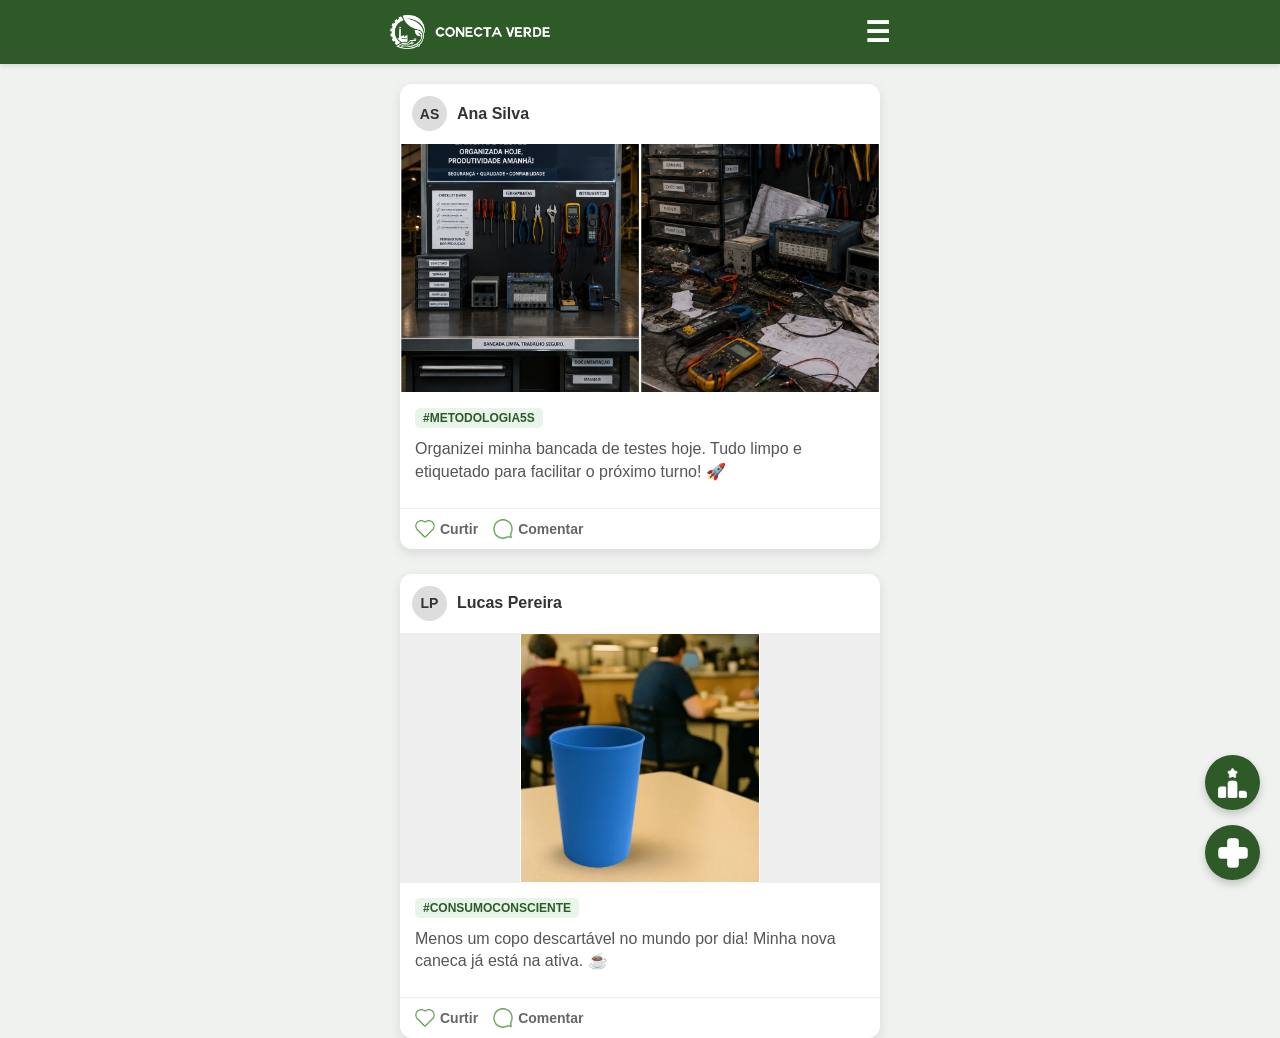
<file: index.html>
<!DOCTYPE html>
<html lang="pt-br">
<head>
    <meta charset="UTF-8">
    <meta name="viewport" content="width=device-width, initial-scale=1.0">
    <title>Conecta Verde</title>
    <link rel="shortcut icon" href="img/favicon.ico" type="image/x-icon">
    <link rel="stylesheet" href="/global.css">
    <link rel="stylesheet" href="/index.css">
</head>
<body>

<header>
    <div class="header-content">
        <img src="img/logobranca.png" alt="logo conecta verde"
            style="width:160px;">

        <button id="btn-menu">☰</button>
        <nav id="menu-lateral" class="menu-fechado">
            <a href="profile.html">Perfil</a>
            <a href="enviar.html">Nova publicação</a>
            <a href="ranking.html">Ranking</a>

        </nav>
    </div>
</header>
    <main>
        <div class="feed-container">
            
            <div class="post-card">
                <div class="post-header">
                    <div class="avatar">AS</div>
                    <span>Ana Silva</span>
                </div>
                <div class="post-image-container">
                    <img src="img/antes-bancada.png" alt="Antes">
                    <img src="img/depois-bancada.png" alt="Depois">
                </div>
                <div class="post-content">
                    <span class="tag">#Metodologia5S</span>
                    <p>Organizei minha bancada de testes hoje. Tudo limpo e etiquetado para facilitar o próximo turno! 🚀</p>
                </div>
                <div class="post-actions">
                    <button class="btn-action">
                        <img src="img/curtir.png" alt="curtir"
                        style="width: 20px;"> Curtir</button>
                    <button class="btn-action">
                        <img src="img/comentar.png" alt="comentar"
                        style="width: 20px;"> Comentar</button>
                </div>
            </div>

            <div class="post-card">
                <div class="post-header">
                    <div class="avatar">LP</div>
                    <span>Lucas Pereira</span>
                </div>
                <div class="post-image-container" style="justify-content: center;">
                    <img src="img/aderindo-caneca.webp">
                </div>
                <div class="post-content">
                    <span class="tag">#ConsumoConsciente</span>
                    <p>Menos um copo descartável no mundo por dia! Minha nova caneca já está na ativa. ☕</p>
                </div>
                <div class="post-actions">
                    <button class="btn-action">
                        <img src="img/curtir.png" alt="curtir"
                        style="width: 20px;"
                        >
                        Curtir</button>
                    <button class="btn-action">
                        <img src="img/comentar.png" alt="comentar"
                        style="width: 20px;">Comentar</button>
                </div>
            </div>

        </div>
    </main>

<a href="ranking.html" class="btn-flutuante btn-ranking">
    <img src="img/ranking.png" alt="">
</a>

<a href="enviar.html" class="btn-flutuante btn-enviar">
    <img src="img/mais.png" alt="">
</a>
<script src="main.js"></script>
</body>
</html>
</file>
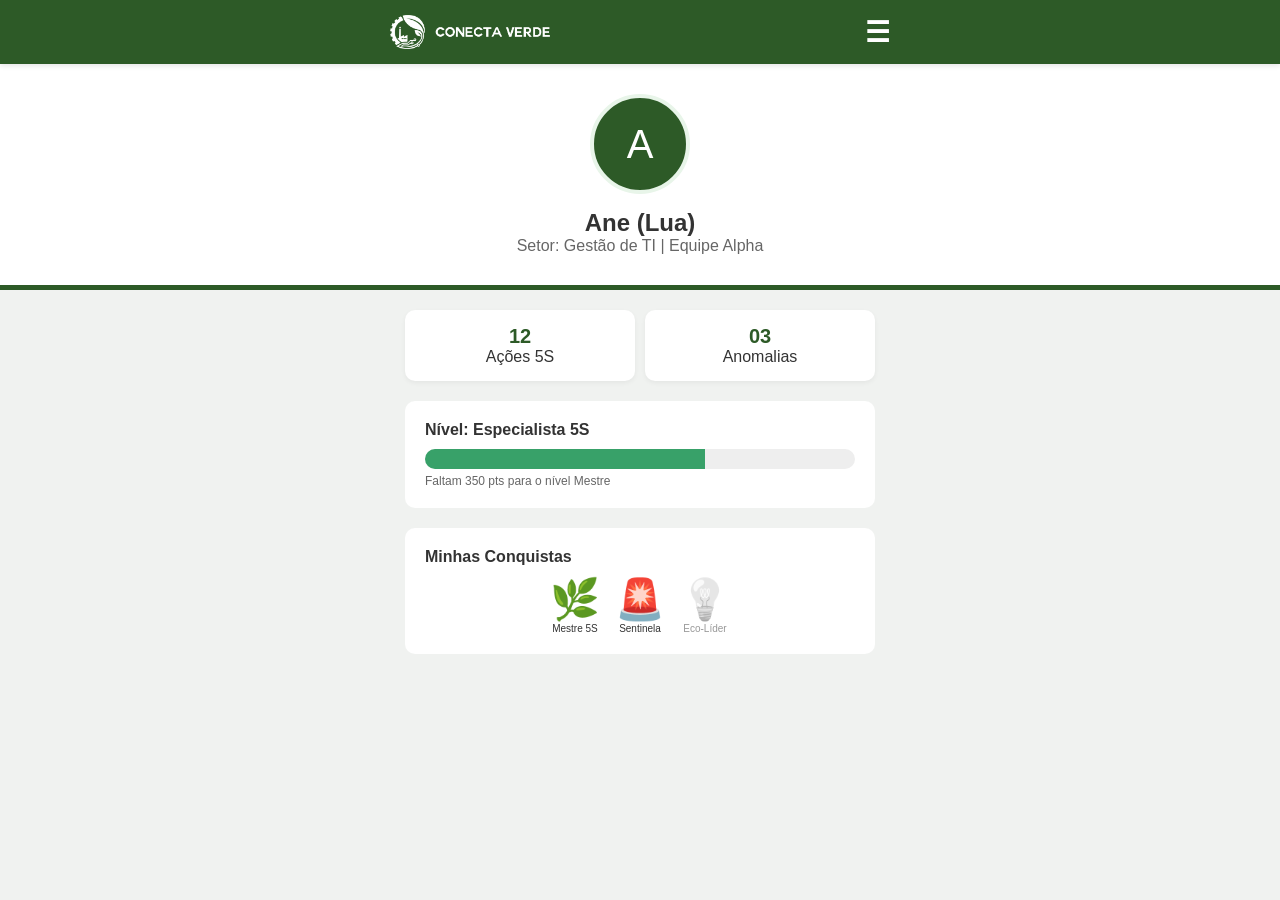
<file: profile.html>
<!DOCTYPE html>
<html lang="pt-br">
<head>
    <meta charset="UTF-8">
    <link rel="stylesheet" href="global.css">
    <title>Meu Perfil Sustentável</title>
    <link rel="shortcut icon" href="img/favicon.ico" type="image/x-icon">

    <style>
        .profile-header { text-align: center; padding: 30px 20px; background: white; border-bottom: 5px solid #2d5a27; }
        .profile-pic { width: 100px; height: 100px; background: #2d5a27; color: white; border-radius: 50%; display: flex; align-items: center; justify-content: center; font-size: 40px; margin: 0 auto 15px; border: 4px solid #e8f5e9; }
        
        .stats-grid { display: grid; grid-template-columns: 1fr 1fr; gap: 10px; margin: 20px 0; }
        .stat-box { background: white; padding: 15px; border-radius: 10px; text-align: center; box-shadow: 0 2px 5px rgba(0,0,0,0.05); }
        .stat-box span { display: block; font-size: 20px; font-weight: bold; color: #2d5a27; }
        
        .progress-container { background: white; padding: 20px; border-radius: 10px; margin-bottom: 20px; }
        .progress-bar { background: #eee; border-radius: 10px; height: 20px; overflow: hidden; margin-top: 10px; }
        .progress-fill { background: #38a169; width: 65%; height: 100%; transition: 0.5s; }
        
        .badges-section { background: white; padding: 20px; border-radius: 10px; }
        .badge-list { display: flex; gap: 15px; justify-content: center; margin-top: 10px; }
        .badge-item { filter: grayscale(100%); opacity: 0.5; transition: 0.3s; text-align: center; font-size: 10px; }
        .badge-item.earned { filter: grayscale(0%); opacity: 1; }

   

    </style>
</head>
<body>
<header>
    <div class="header-content">
        <img src="img/logobranca.png" alt="logo conecta verde"
            style="width:160px;">

        <button id="btn-menu">☰</button>
        <nav id="menu-lateral" class="menu-fechado">
            <a href="index.html">Feed</a>
            <a href="enviar.html">Nova publicação</a>
            <a href="ranking.html">Ranking</a>
        </nav>
    </div>
</header>



    <div class="profile-header">
        <div class="profile-pic">A</div>
        <h2>Ane (Lua)</h2>
        <p style="color: #666;">Setor: Gestão de TI | Equipe Alpha</p>
    </div>

    <div class="container">
        <div class="stats-grid">
            <div class="stat-box">
                <span>12</span>
                Ações 5S
            </div>
            <div class="stat-box">
                <span>03</span>
                Anomalias
            </div>
        </div>

        <div class="progress-container">
            <strong>Nível: Especialista 5S</strong>
            <div class="progress-bar">
                <div class="progress-fill"></div>
            </div>
            <p style="font-size: 12px; margin-top: 5px; color: #666;">Faltam 350 pts para o nível Mestre</p>
        </div>

        <div class="badges-section">
            <h3 style="margin-top: 0; font-size: 16px;">Minhas Conquistas</h3>
            <div class="badge-list">
                <div class="badge-item earned">
                    <span style="font-size: 40px;">🌿</span>
                    <p>Mestre 5S</p>
                </div>
                <div class="badge-item earned">
                    <span style="font-size: 40px;">🚨</span>
                    <p>Sentinela</p>
                </div>
                <div class="badge-item">
                    <span style="font-size: 40px;">💡</span>
                    <p>Eco-Líder</p>
                </div>
            </div>
        </div>


    </div>
<script src="main.js"></script>
</body>
</html>
</file>
<file: global.css>
/* ========== VARIÁVEIS CSS GLOBAIS ========== */
:root {
    --verde-escuro: #2d5a27;
    --verde-medio: #38a169;
    --verde-claro: #e8f5e9;
    --cinza-fundo: #f0f2f0;
    --branco: #ffffff;
    --preto-texto: #333333;
    --cinza-claro: #ddd;
    --cinza-borda: #eee;
}

/* ========== ESTILOS GERAIS ========== */
* {
    margin: 0;
    padding: 0;
    box-sizing: border-box;
}

body {
    font-family: 'Segoe UI', Tahoma, Geneva, Verdana, sans-serif;
    background-color: var(--cinza-fundo);
    color: var(--preto-texto);
}

html, body {
    height: 100%;
}

/* ========== HEADER ========== */
header {
    background-color: var(--verde-escuro);
    color: var(--branco);
    padding: 15px;
    text-align: center;
    box-shadow: 0 2px 5px rgba(0, 0, 0, 0.1);
    position: relative;;
    top: 0;
    z-index: 100;
}

header h1 {
    margin: 0;
    font-size: 24px;
}

.top-nav {
    max-width: 500px;
    margin: 0 auto;
    padding: 15px 15px 0;
    display: flex;
    justify-content: flex-end;
}

.top-nav a {
    display: inline-block;
    background: rgba(255, 255, 255, 0.15);
    color: white;
    padding: 8px 14px;
    border-radius: 8px;
    text-decoration: none;
    font-size: 14px;
}

.top-nav a:hover {
    background: rgba(255, 255, 255, 0.3);
}

.header-content {
    max-width: 500px;
    margin: 0 auto;
    display: flex;
    justify-content: space-between;
    align-items: center;

    position: relative;
}
/* ========== menu sanduiche ========== */
#btn-menu {
    width: auto;
    background: transparent;
    border: none;
    color: white;
    font-size: 28px;
    padding: 0;
    margin: 0;
    cursor: pointer;
}

#btn-menu:hover {
    background: transparent;
}

#btn-menu:active {
    color: #f4d03f; /* amarelo */
}


/* ========== CONTAINERS ========== */
.container {
    max-width: 500px;
    margin: 20px auto;
    padding: 0 15px;
}

.feed-container {
    max-width: 500px;
    margin: 20px auto;
    padding: 0 10px;
}

/* ========== CARDS ========== */
.card {
    background: var(--branco);
    border-radius: 12px;
    overflow: hidden;
    margin-bottom: 25px;
    box-shadow: 0 4px 12px rgba(0, 0, 0, 0.08);
}

/* ========== FORMULÁRIOS ========== */
form {
    padding: 20px;
}

label {
    display: block;
    margin-top: 15px;
    font-weight: bold;
    color: #444;
}

textarea,
input[type="file"] {
    width: 100%;
    padding: 10px;
    margin-top: 8px;
    border: 1px solid var(--cinza-claro);
    border-radius: 8px;
    font-family: inherit;
}

textarea {
    resize: vertical;
}

/* ========== BOTÕES ========== */
button {
    width: 100%;
    background: var(--verde-medio);
    color: var(--branco);
    border: none;
    padding: 12px;
    border-radius: 8px;
    font-weight: bold;
    margin-top: 20px;
    cursor: pointer;
    font-size: 16px;
    transition: background 0.3s ease;
}

button:hover {
    background: var(--verde-escuro);
}

/* ========== TAGS ========== */
.tag {
    background: var(--verde-claro);
    color: var(--verde-escuro);
    padding: 4px 8px;
    border-radius: 4px;
    font-size: 11px;
    font-weight: bold;
    text-transform: uppercase;
    display: inline-block;
}

/* ========== BOTÃO FLUTUANTE ========== */
.btn-float,
.btn-flutuante {
    position: fixed;
    bottom: 20px;
    right: 20px;
    background: var(--verde-escuro);
    color: var(--branco);
    width: 55px;
    height: 55px;
    border-radius: 50%;
    display: flex;
    align-items: center;
    justify-content: center;
    text-decoration: none;
    font-size: 24px;
    box-shadow: 0 4px 8px rgba(0, 0, 0, 0.2);
    cursor: pointer;
    transition: transform 0.3s ease;
}

.btn-float:hover,
.btn-flutuante:hover {
    transform: scale(1.1);
}

/* ========== LINKS ========== */
a {
    color: var(--verde-escuro);
    text-decoration: none;
}

a:hover {
    text-decoration: underline;
}



/* ========== cabeçalho padronizado ========== */
#btn-menu {
    width: auto;
    background: transparent;
    border: none;
    color: white;
    font-size: 28px;
    padding: 0;
    margin: 0;
}

#btn-menu:hover {
    background: transparent;
}

.menu-fechado {
    display: none;
}

.menu-aberto {
    display: flex;
    flex-direction: column;

    position: absolute;
    top: 50px;
    right: 0;

    width: 180px;
    background: white;
    border-radius: 8px;
    box-shadow: 0 4px 10px rgba(0,0,0,0.2);

    z-index: 1000;
}


.menu-aberto a {
    padding: 12px;
    color: #333;
    text-decoration: none;
    border-bottom: 1px solid #eee;
}

.menu-aberto a:last-child {
    border-bottom: none;
}

.menu-aberto a:hover {
    background: #e8f5e9;
}
</file>
<file: index.css>
/* ========== ESTILOS ESPECÍFICOS DO FEED (INDEX.HTML) ========== */

body {
    padding-bottom: 50px;
}

/* ========== POST CARDS ========== */
.post-card {
    background: var(--branco);
    border-radius: 12px;
    overflow: hidden;
    margin-bottom: 25px;
    box-shadow: 0 4px 12px rgba(0, 0, 0, 0.1);
}

header {
    background-color: #2d5a27;
}
.post-header {
    padding: 12px;
    display: flex;
    align-items: center;
    font-weight: bold;
    color: var(--preto-texto);
}

.post-header .avatar {
    width: 35px;
    height: 35px;
    background: #ddd;
    border-radius: 50%;
    margin-right: 10px;
    display: flex;
    align-items: center;
    justify-content: center;
    font-size: 14px;
    font-weight: bold;
}

/* ========== IMAGENS DO POST ========== */
.post-image-container {
    display: flex;
    background: #eee;
}

.post-image-container img {
    width: 50%;
    border: 1px solid var(--branco);
    object-fit: cover;
    height: 250px;
}

/* ========== CONTEÚDO DO POST ========== */
.post-content {
    padding: 15px;
}

.post-content .tag {
    background: var(--verde-claro);
    color: var(--verde-escuro);
    padding: 3px 8px;
    border-radius: 5px;
    font-size: 12px;
}

.post-content p {
    margin: 10px 0;
    color: #555;
    line-height: 1.4;
}

/* ========== AÇÕES DO POST ========== */
.post-actions {
    padding: 10px 15px;
    border-top: 1px solid #f0f0f0;
    display: flex;
    gap: 15px;
}

.btn-action {
    background: none;
    border: none;
    cursor: pointer;
    font-size: 14px;
    color: #666;
    display: flex;
    align-items: center;
    gap: 5px;
    padding: 0;
    width: auto;
    margin: 0;
    transition: color 0.3s ease;
}

.btn-action:hover {
    color: var(--verde-escuro);
}

/* ========== BOTÃO FLUTUANTE CUSTOMIZADO ========== */
.btn-ranking {
    bottom: 90px;
    right: 20px;
}

.btn-enviar {
    bottom: 20px;
    right: 20px;
}
.btn-flutuante img {
    width: 30px;
    height: 30px;
    object-fit: contain;
}
</file>
